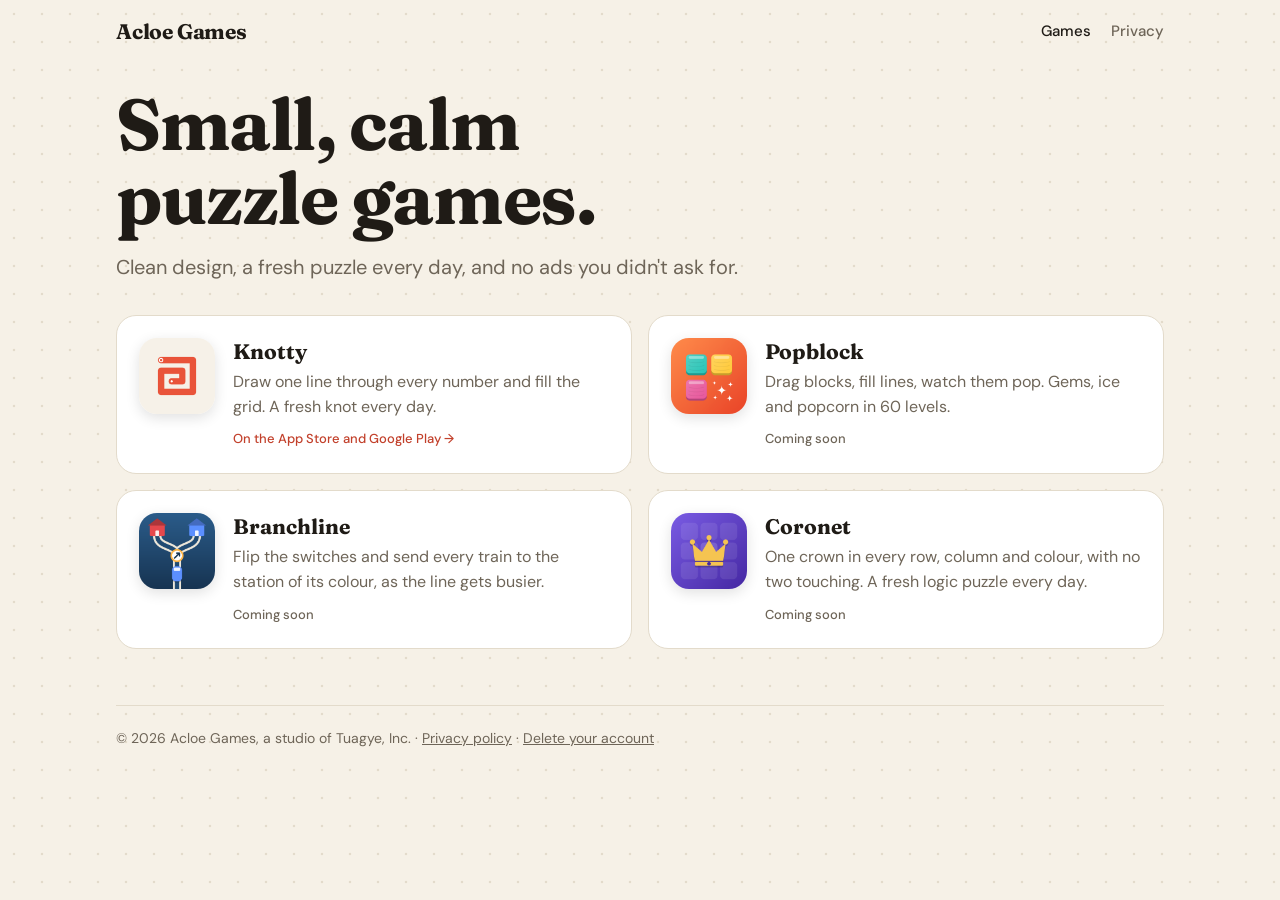
<file: index.html>
<!doctype html>
<html lang="en">
<head>
  <meta charset="utf-8">
  <meta name="viewport" content="width=device-width, initial-scale=1, viewport-fit=cover">
  <title>Acloe Games · Small, calm puzzle games</title>
  <meta name="description" content="Small, calm puzzle games for iPhone, iPad and Android: Knotty, Popblock, Branchline and Coronet. Clean design, a fresh puzzle every day, and no ads you didn't ask for.">
  <link rel="canonical" href="https://games.acloe.com/">
  <meta name="theme-color" content="#F6F1E7" media="(prefers-color-scheme: light)">
  <meta name="theme-color" content="#121212" media="(prefers-color-scheme: dark)">
  <link rel="icon" type="image/png" href="/assets/favicon.png">
  <link rel="apple-touch-icon" href="/assets/apple-touch-icon.png">
  <meta property="og:type" content="website">
  <meta property="og:site_name" content="Acloe Games">
  <meta property="og:title" content="Acloe Games · Small, calm puzzle games">
  <meta property="og:description" content="Clean design, a fresh puzzle every day, and no ads you didn't ask for.">
  <meta property="og:url" content="https://games.acloe.com/">
  <meta property="og:image" content="https://games.acloe.com/assets/og.jpg">
  <meta property="og:image:width" content="1200">
  <meta property="og:image:height" content="630">
  <meta property="og:image:alt" content="Acloe Games: Knotty, Popblock, Branchline and Coronet">
  <meta name="twitter:card" content="summary_large_image">
  <script type="application/ld+json">
  {
    "@context": "https://schema.org",
    "@graph": [
      {
        "@type": "Organization",
        "@id": "https://games.acloe.com/#org",
        "name": "Acloe Games",
        "url": "https://games.acloe.com/",
        "logo": "https://games.acloe.com/assets/logo.png"
      },
      {
        "@type": "WebSite",
        "name": "Acloe Games",
        "url": "https://games.acloe.com/",
        "publisher": { "@id": "https://games.acloe.com/#org" }
      },
      {
        "@type": "ItemList",
        "name": "Games by Acloe Games",
        "itemListElement": [
          { "@type": "ListItem", "position": 1, "name": "Knotty: Daily Line Puzzle", "url": "https://games.acloe.com/knotty/" },
          { "@type": "ListItem", "position": 2, "name": "Popblock" },
          { "@type": "ListItem", "position": 3, "name": "Branchline" },
          { "@type": "ListItem", "position": 4, "name": "Coronet" }
        ]
      }
    ]
  }
  </script>
  <link rel="stylesheet" href="/style.css?v=2">
</head>
<body>
<div class="wrap">
  <header class="bar">
    <a class="brand" href="/">Acloe Games</a>
    <nav class="nav"><a href="/" aria-current="page">Games</a><a href="/privacy.html">Privacy</a></nav>
  </header>

  <main>
    <h1>Small, calm<br>puzzle games.</h1>
    <p class="lede">Clean design, a fresh puzzle every day, and no ads you didn't ask for.</p>

    <div class="games">
      <a class="card game" href="/knotty/">
        <img src="/knotty/assets/icon.png" alt="" width="76" height="76">
        <div>
          <h3>Knotty</h3>
          <p>Draw one line through every number and fill the grid. A fresh knot every day.</p>
          <span class="status live">On the App Store and Google Play →</span>
        </div>
      </a>
      <div class="card game">
        <img src="/assets/popblock.png" alt="" width="76" height="76">
        <div>
          <h3>Popblock</h3>
          <p>Drag blocks, fill lines, watch them pop. Gems, ice and popcorn in 60 levels.</p>
          <span class="status">Coming soon</span>
        </div>
      </div>
      <div class="card game">
        <img src="/assets/branchline.png" alt="" width="76" height="76">
        <div>
          <h3>Branchline</h3>
          <p>Flip the switches and send every train to the station of its colour, as the line gets busier.</p>
          <span class="status">Coming soon</span>
        </div>
      </div>
      <div class="card game">
        <img src="/assets/coronet.png" alt="" width="76" height="76">
        <div>
          <h3>Coronet</h3>
          <p>One crown in every row, column and colour, with no two touching. A fresh logic puzzle every day.</p>
          <span class="status">Coming soon</span>
        </div>
      </div>
    </div>
  </main>

  <footer>
    © 2026 Acloe Games, a studio of Tuagye, Inc. ·
    <a href="/privacy.html">Privacy policy</a> ·
    <a href="/delete-account.html">Delete your account</a>
  </footer>
</div>
</body>
</html>
</file>
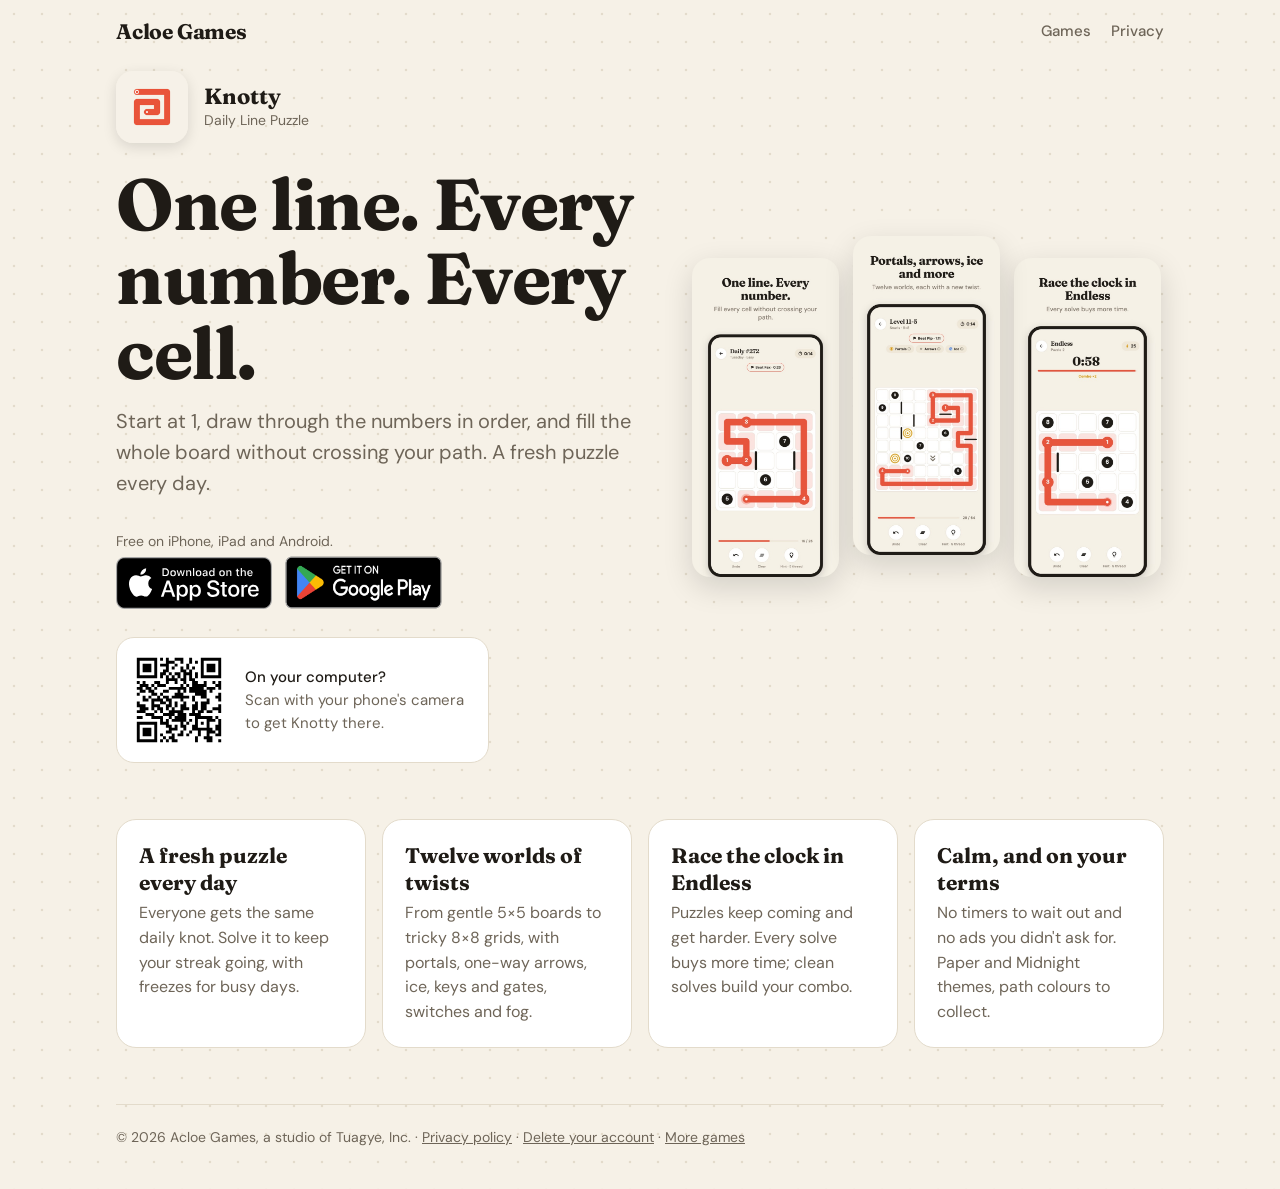
<file: knotty/index.html>
<!doctype html>
<html lang="en">
<head>
  <meta charset="utf-8">
  <meta name="viewport" content="width=device-width, initial-scale=1, viewport-fit=cover">
  <title>Knotty: Daily Line Puzzle · Free on iPhone, iPad and Android</title>
  <meta name="description" content="Draw one line through every number and fill the grid. Knotty is a calm, clever path puzzle with a fresh puzzle every day, twelve worlds and an Endless mode. Free on the App Store and Google Play.">
  <link rel="canonical" href="https://games.acloe.com/knotty/">
  <meta name="theme-color" content="#F6F1E7" media="(prefers-color-scheme: light)">
  <meta name="theme-color" content="#121212" media="(prefers-color-scheme: dark)">
  <!-- Safari on iPhone and iPad shows its own "Open / Get" banner. -->
  <meta name="apple-itunes-app" content="app-id=6817938278">
  <link rel="icon" type="image/png" href="assets/favicon.png">
  <link rel="apple-touch-icon" href="assets/apple-touch-icon.png">

  <meta property="og:type" content="website">
  <meta property="og:site_name" content="Acloe Games">
  <meta property="og:title" content="Knotty: Daily Line Puzzle">
  <meta property="og:description" content="One line. Every number. Every cell. A fresh puzzle every day, free on iPhone, iPad and Android.">
  <meta property="og:url" content="https://games.acloe.com/knotty/">
  <meta property="og:image" content="https://games.acloe.com/knotty/assets/og.jpg">
  <meta property="og:image:width" content="1200">
  <meta property="og:image:height" content="630">
  <meta property="og:image:alt" content="Three Knotty puzzle boards with a line drawn through the numbers">
  <meta name="twitter:card" content="summary_large_image">
  <meta name="twitter:title" content="Knotty: Daily Line Puzzle">
  <meta name="twitter:description" content="One line. Every number. Every cell. A fresh puzzle every day, free on iPhone, iPad and Android.">
  <meta name="twitter:image" content="https://games.acloe.com/knotty/assets/og.jpg">

  <script type="application/ld+json">
  {
    "@context": "https://schema.org",
    "@type": "MobileApplication",
    "name": "Knotty: Daily Line Puzzle",
    "alternateName": "Knotty",
    "description": "Draw one line through every number and fill the grid. A calm, clever path puzzle with a fresh puzzle every day, twelve worlds of special tiles and an Endless mode.",
    "url": "https://games.acloe.com/knotty/",
    "image": "https://games.acloe.com/knotty/assets/og.jpg",
    "applicationCategory": "GameApplication",
    "applicationSubCategory": "Puzzle",
    "genre": "Puzzle",
    "operatingSystem": "iOS 15 or later, Android",
    "installUrl": "https://apps.apple.com/app/id6817938278",
    "downloadUrl": [
      "https://apps.apple.com/app/id6817938278",
      "https://play.google.com/store/apps/details?id=com.knotty"
    ],
    "sameAs": [
      "https://apps.apple.com/app/id6817938278",
      "https://play.google.com/store/apps/details?id=com.knotty"
    ],
    "screenshot": [
      "https://games.acloe.com/knotty/assets/shot-1.jpg",
      "https://games.acloe.com/knotty/assets/shot-2.jpg",
      "https://games.acloe.com/knotty/assets/shot-3.jpg"
    ],
    "contentRating": "13+",
    "offers": { "@type": "Offer", "price": "0", "priceCurrency": "USD" },
    "author": { "@type": "Organization", "name": "Acloe Games", "url": "https://games.acloe.com/" },
    "publisher": { "@type": "Organization", "name": "Tuagye, Inc." }
  }
  </script>

  <link rel="stylesheet" href="/style.css?v=2">
</head>
<body>
<div class="wrap">
  <header class="bar">
    <a class="brand" href="/">Acloe Games</a>
    <nav class="nav"><a href="/">Games</a><a href="/knotty/privacy.html">Privacy</a></nav>
  </header>

  <main>
    <section class="hero">
      <div>
        <div class="app">
          <img src="assets/icon.png" alt="Knotty app icon" width="72" height="72">
          <div>
            <div class="name">Knotty</div>
            <div class="by">Daily Line Puzzle</div>
          </div>
        </div>
        <h1>One line. Every number. Every cell.</h1>
        <p class="lede">Start at 1, draw through the numbers in order, and fill the whole board without crossing your path. A fresh puzzle every day.</p>

        <!-- Goes to the right store for this device; the badges below are for everyone else. -->
        <a class="install" id="install" href="get/" target="_blank" rel="noopener">Install free</a>
        <p class="free" id="free">Free on iPhone, iPad and Android.</p>

        <div class="badges">
          <a class="apple" href="https://apps.apple.com/app/id6817938278" target="_blank" rel="noopener" aria-label="Download Knotty on the App Store">
            <img src="assets/badge-app-store.svg" alt="Download on the App Store" width="156" height="52">
          </a>
          <a class="play" target="_blank" rel="noopener" href="https://play.google.com/store/apps/details?id=com.knotty&amp;referrer=utm_source%3Dgames.acloe.com%26utm_medium%3Dweb%26utm_campaign%3Dknotty_page" aria-label="Get Knotty on Google Play">
            <img src="assets/badge-google-play.png" alt="Get it on Google Play" width="198" height="77">
          </a>
        </div>

        <div class="qr">
          <img src="assets/qr.svg" alt="QR code for games.acloe.com/knotty/get" width="96" height="96">
          <p><strong>On your computer?</strong>Scan with your phone's camera to get Knotty there.</p>
        </div>
      </div>

      <div class="shots" aria-label="Screenshots">
        <img src="assets/shot-1.jpg" alt="Drawing one line through numbered cells on a 5 by 5 board" width="554" height="1200">
        <img src="assets/shot-2.jpg" alt="A board with portals, arrows and ice tiles" width="554" height="1200" loading="lazy">
        <img src="assets/shot-3.jpg" alt="Endless mode racing the clock" width="554" height="1200" loading="lazy">
      </div>
    </section>

    <section class="features" aria-label="What's in Knotty">
      <div class="card">
        <h3>A fresh puzzle every day</h3>
        <p>Everyone gets the same daily knot. Solve it to keep your streak going, with freezes for busy days.</p>
      </div>
      <div class="card">
        <h3>Twelve worlds of twists</h3>
        <p>From gentle 5×5 boards to tricky 8×8 grids, with portals, one-way arrows, ice, keys and gates, switches and fog.</p>
      </div>
      <div class="card">
        <h3>Race the clock in Endless</h3>
        <p>Puzzles keep coming and get harder. Every solve buys more time; clean solves build your combo.</p>
      </div>
      <div class="card">
        <h3>Calm, and on your terms</h3>
        <p>No timers to wait out and no ads you didn't ask for. Paper and Midnight themes, path colours to collect.</p>
      </div>
    </section>
  </main>

  <footer>
    © 2026 Acloe Games, a studio of Tuagye, Inc. ·
    <a href="/knotty/privacy.html">Privacy policy</a> ·
    <a href="/knotty/delete-account.html">Delete your account</a> ·
    <a href="/">More games</a>
  </footer>
</div>

<script>
  // Point the Install button straight at this device's store. Search engines
  // and everyone else see the same page; nothing redirects on its own here.
  (function () {
    var ua = navigator.userAgent || "";
    var android = /Android/i.test(ua);
    // iPads ask for desktop sites and say "Macintosh"; touch gives them away.
    var ios = !android && (/iPhone|iPad|iPod/.test(ua) ||
      (/Macintosh/.test(ua) && navigator.maxTouchPoints > 1));
    var btn = document.getElementById("install");
    var free = document.getElementById("free");
    if (ios) {
      btn.href = "https://apps.apple.com/app/id6817938278";
      free.textContent = "Free on the App Store.";
    } else if (android) {
      btn.href = "https://play.google.com/store/apps/details?id=com.knotty&referrer=utm_source%3Dgames.acloe.com%26utm_medium%3Dweb%26utm_campaign%3Dknotty_page";
      free.textContent = "Free on Google Play.";
    } else {
      // A computer: show both stores and the QR code instead.
      document.body.classList.add("desktop");
    }
  })();
</script>
</body>
</html>
</file>
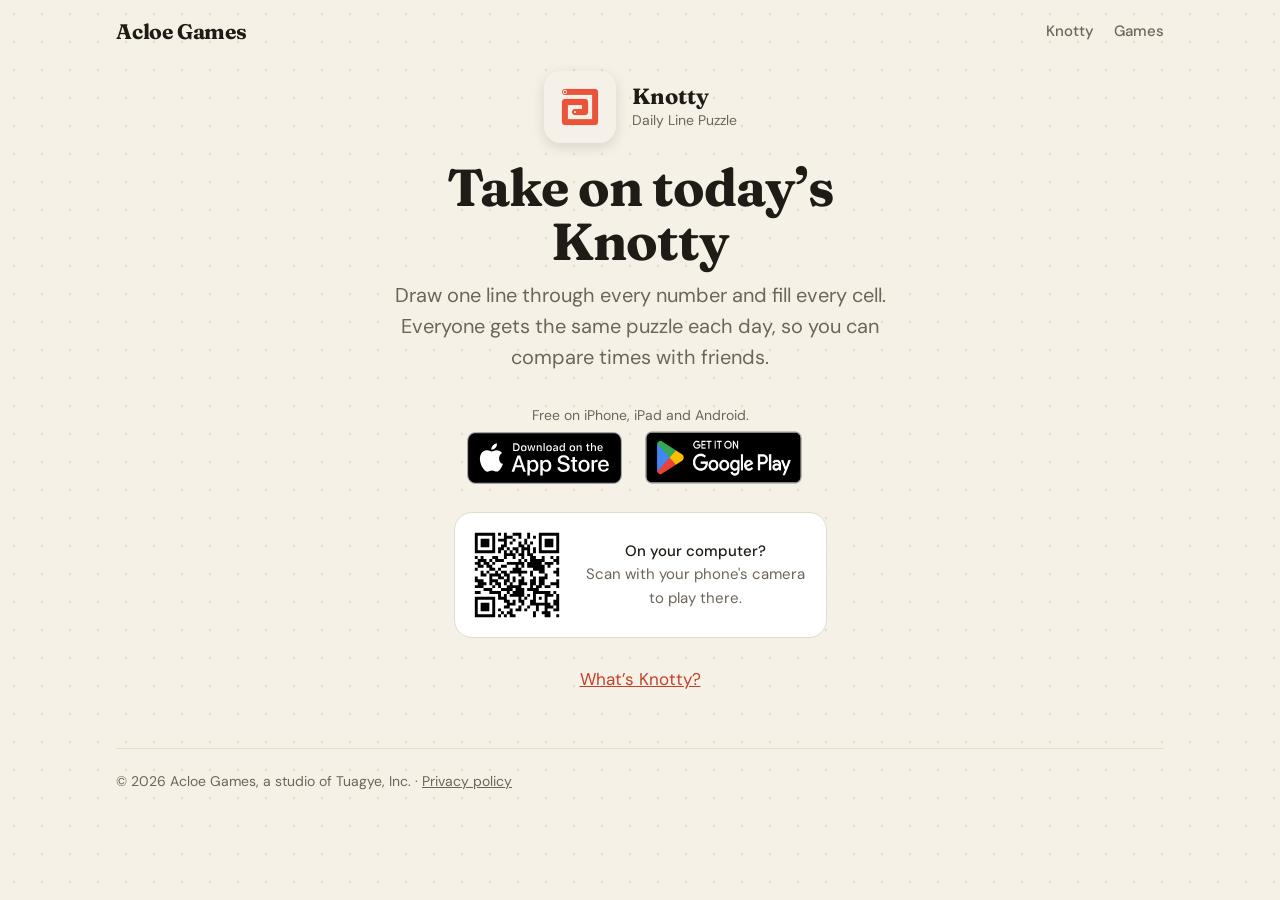
<file: knotty/c/index.html>
<!doctype html>
<html lang="en">
<head>
  <meta charset="utf-8">
  <meta name="viewport" content="width=device-width, initial-scale=1, viewport-fit=cover">
  <title>Can you beat my Knotty time?</title>
  <!-- A friend's shared daily result (?d=daily&t=seconds&s=stars&n=name),
       inviting the reader to beat it. Not indexed: /knotty/ is the page
       search engines rank. -->
  <meta name="robots" content="noindex">
  <link rel="canonical" href="https://games.acloe.com/knotty/">
  <meta name="description" content="A friend solved today's Knotty. Same puzzle for everyone: can you beat their time? Free on iPhone, iPad and Android.">
  <meta name="theme-color" content="#F6F1E7" media="(prefers-color-scheme: light)">
  <meta name="theme-color" content="#121212" media="(prefers-color-scheme: dark)">
  <link rel="icon" type="image/png" href="/knotty/assets/favicon.png">
  <link rel="apple-touch-icon" href="/knotty/assets/apple-touch-icon.png">
  <meta property="og:type" content="website">
  <meta property="og:site_name" content="Acloe Games">
  <meta property="og:title" content="Can you beat my Knotty time?">
  <meta property="og:description" content="One line. Every number. Every cell. Same puzzle for everyone, every day. Free on iPhone and Android.">
  <meta property="og:image" content="https://games.acloe.com/knotty/assets/og.jpg">
  <meta property="og:image:width" content="1200">
  <meta property="og:image:height" content="630">
  <meta name="twitter:card" content="summary_large_image">
  <link rel="stylesheet" href="/style.css?v=2">
  <style>
    .challenge { max-width: 560px; margin: 8px auto 0; text-align: center; }
    .challenge .app { justify-content: center; }
    .challenge h1 { font-size: clamp(34px, 7vw, 52px); margin: 18px 0 12px; }
    .time { color: var(--link); white-space: nowrap; }
    .stars { color: #D99A0B; letter-spacing: 2px; }
    .challenge .badges, .challenge .qr { justify-content: center; margin-left: auto; margin-right: auto; }
    .challenge .install { min-width: 260px; }
  </style>
</head>
<body>
<div class="wrap">
  <header class="bar">
    <a class="brand" href="/">Acloe Games</a>
    <nav class="nav"><a href="/knotty/">Knotty</a><a href="/">Games</a></nav>
  </header>

  <main class="challenge">
    <div class="app">
      <img src="/knotty/assets/icon.png" alt="Knotty app icon" width="72" height="72">
      <div style="text-align:left">
        <div class="name">Knotty</div>
        <div class="by">Daily Line Puzzle</div>
      </div>
    </div>

    <h1 id="headline">Take on today’s Knotty</h1>
    <p class="lede" id="lede" style="margin-left:auto;margin-right:auto">
      Draw one line through every number and fill every cell. Everyone gets
      the same puzzle each day, so you can compare times with friends.
    </p>

    <a class="install" id="install" href="/knotty/get/" target="_blank" rel="noopener">Install free</a>
    <p class="free" id="free">Free on iPhone, iPad and Android.</p>

    <div class="badges">
      <a class="apple" href="https://apps.apple.com/app/id6817938278" target="_blank" rel="noopener" aria-label="Download Knotty on the App Store">
        <img src="/knotty/assets/badge-app-store.svg" alt="Download on the App Store" width="156" height="52">
      </a>
      <a class="play" target="_blank" rel="noopener" href="https://play.google.com/store/apps/details?id=com.knotty&amp;referrer=utm_source%3Dgames.acloe.com%26utm_medium%3Dshare%26utm_campaign%3Dknotty_challenge" aria-label="Get Knotty on Google Play">
        <img src="/knotty/assets/badge-google-play.png" alt="Get it on Google Play" width="198" height="77">
      </a>
    </div>

    <div class="qr">
      <img src="/knotty/assets/qr.svg" alt="QR code for games.acloe.com/knotty/get" width="96" height="96">
      <p><strong>On your computer?</strong>Scan with your phone's camera to play there.</p>
    </div>

    <p class="muted" style="margin-top:28px"><a href="/knotty/">What’s Knotty?</a></p>
  </main>

  <footer>
© 2026 Acloe Games, a studio of Tuagye, Inc. ·
    <a href="/knotty/privacy.html">Privacy policy</a>
  </footer>
</div>

<script>
  (function () {
    var q = new URLSearchParams(location.search);
    var d = parseInt(q.get("d"), 10);
    var t = parseInt(q.get("t"), 10);
    var s = Math.max(0, Math.min(3, parseInt(q.get("s"), 10) || 0));
    var n = (q.get("n") || "").trim().slice(0, 24);

    // A friend's result: "Evans solved Daily #282 in 1:34 ★★★".
    if (d > 0 && t > 0) {
      var clock = Math.floor(t / 60) + ":" + String(t % 60).padStart(2, "0");
      var h = document.getElementById("headline");
      h.textContent = "";
      h.append((n || "A friend") + " solved Daily #" + d + " in ");
      var time = document.createElement("span");
      time.className = "time";
      time.textContent = clock;
      h.append(time);
      if (s > 0) {
        var st = document.createElement("span");
        st.className = "stars";
        st.textContent = " " + "★".repeat(s) + "☆".repeat(3 - s);
        h.append(st);
      }
      document.getElementById("lede").textContent =
        "Can you beat it? Knotty is a free daily line puzzle: draw one line " +
        "through every number and fill every cell. Everyone gets the same " +
        "puzzle each day.";
      document.title = (n || "A friend") + " solved Knotty Daily #" + d + " in " + clock;
    }

    // The Install button goes straight to this device's store.
    var ua = navigator.userAgent || "";
    var android = /Android/i.test(ua);
    var ios = !android && (/iPhone|iPad|iPod/.test(ua) ||
      (/Macintosh/.test(ua) && navigator.maxTouchPoints > 1));
    var btn = document.getElementById("install");
    var free = document.getElementById("free");
    if (ios) {
      btn.href = "https://apps.apple.com/app/id6817938278";
      free.textContent = "Free on the App Store.";
    } else if (android) {
      btn.href = "https://play.google.com/store/apps/details?id=com.knotty&referrer=utm_source%3Dgames.acloe.com%26utm_medium%3Dshare%26utm_campaign%3Dknotty_challenge";
      free.textContent = "Free on Google Play.";
    } else {
      document.body.classList.add("desktop");
    }
  })();
</script>
</body>
</html>
</file>
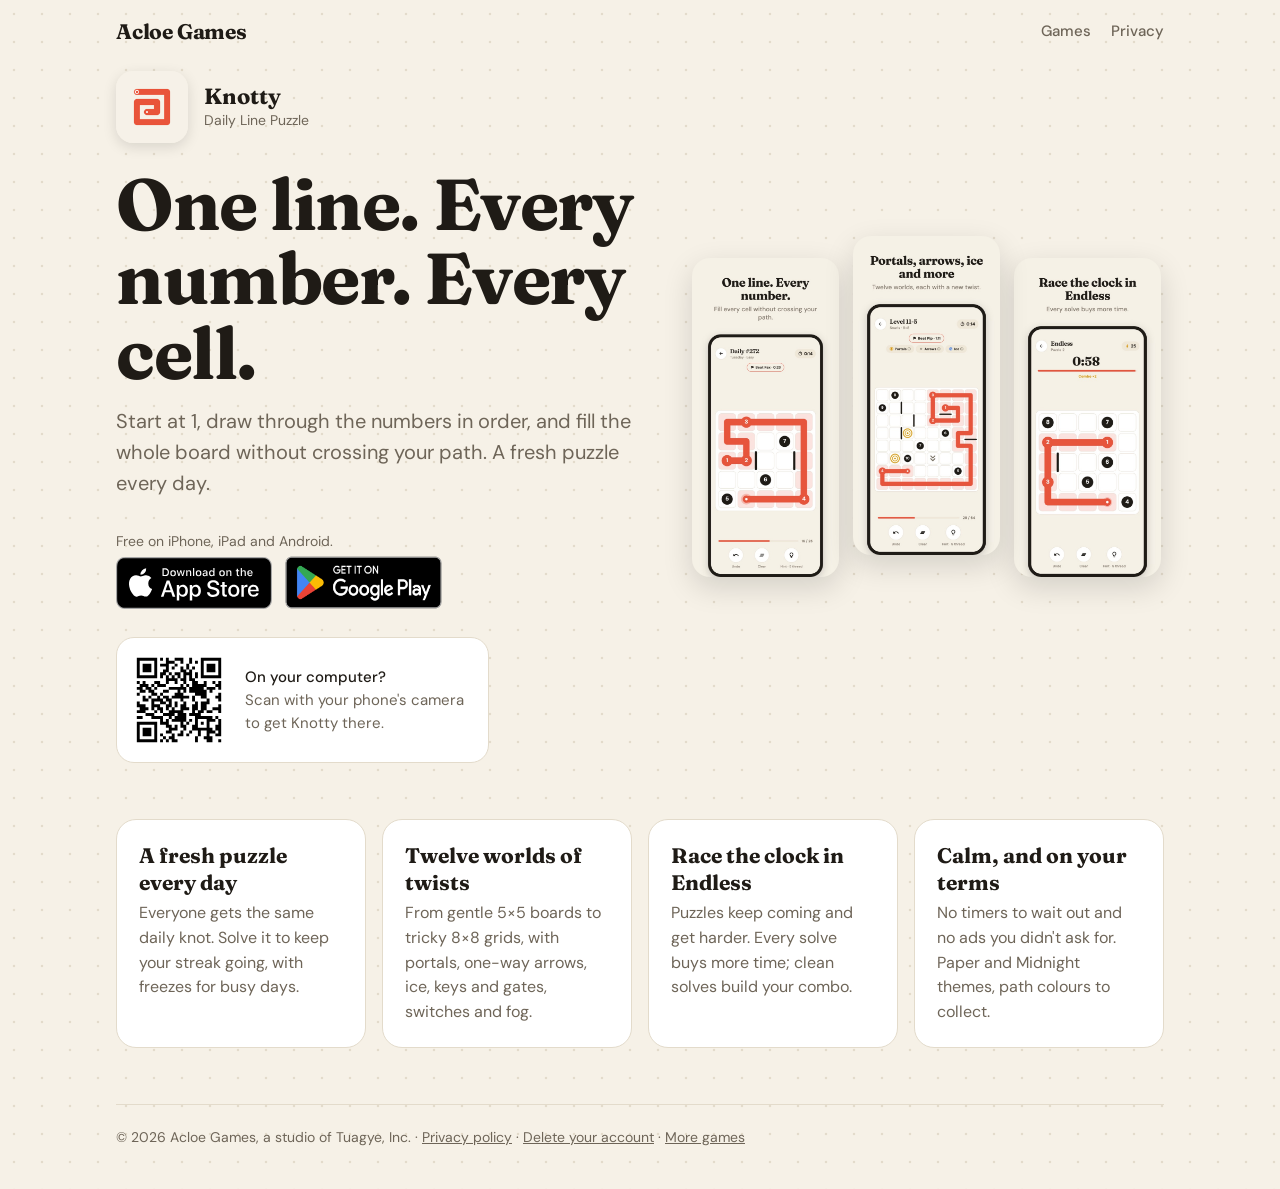
<file: knotty/download/index.html>
<!doctype html>
<html lang="en">
<head>
  <meta charset="utf-8">
  <meta name="viewport" content="width=device-width, initial-scale=1">
  <title>Get Knotty: Daily Line Puzzle</title>
  <!-- A short link for chats, QR codes and ads: straight to this device's
       store. Not indexed; the page search engines rank is /knotty/. -->
  <meta name="robots" content="noindex">
  <link rel="canonical" href="https://games.acloe.com/knotty/">
  <meta name="description" content="One line. Every number. Every cell. A fresh puzzle every day, free on iPhone, iPad and Android.">
  <!-- Link previews (WhatsApp, iMessage, Slack) read these; they don't run
       the redirect below. -->
  <meta property="og:type" content="website">
  <meta property="og:site_name" content="Acloe Games">
  <meta property="og:title" content="Knotty: Daily Line Puzzle">
  <meta property="og:description" content="One line. Every number. Every cell. A fresh puzzle every day, free on iPhone and Android.">
  <meta property="og:url" content="https://games.acloe.com/knotty/download/">
  <meta property="og:image" content="https://games.acloe.com/knotty/assets/og.jpg">
  <meta property="og:image:width" content="1200">
  <meta property="og:image:height" content="630">
  <meta name="twitter:card" content="summary_large_image">
  <script>
    (function () {
      var ua = navigator.userAgent || "";
      var android = /Android/i.test(ua);
      // iPads ask for desktop sites and say "Macintosh"; touch gives them away.
      var ios = !android && (/iPhone|iPad|iPod/.test(ua) ||
        (/Macintosh/.test(ua) && navigator.maxTouchPoints > 1));
      var to = android
        ? "https://play.google.com/store/apps/details?id=com.knotty&referrer=utm_source%3Dgames.acloe.com%26utm_medium%3Dlink%26utm_campaign%3Dknotty_download"
        : ios
          ? "https://apps.apple.com/app/id6817938278"
          : "../";
      location.replace(to);
    })();
  </script>
  <style>
    body { margin: 0; min-height: 100vh; display: grid; place-items: center; background: #F6F1E7; color: #1F1B16;
      font: 17px/1.5 system-ui, -apple-system, "Segoe UI", sans-serif; text-align: center; padding: 16px; }
    @media (prefers-color-scheme: dark) { body { background: #121212; color: #EDEDED; } }
    a { color: inherit; }
  </style>
</head>
<body>
  <p>Opening the store…<br>
    <a href="https://apps.apple.com/app/id6817938278" target="_blank" rel="noopener">App Store</a> ·
    <a href="https://play.google.com/store/apps/details?id=com.knotty" target="_blank" rel="noopener">Google Play</a> ·
    <a href="../">About Knotty</a>
  </p>
</body>
</html>
</file>
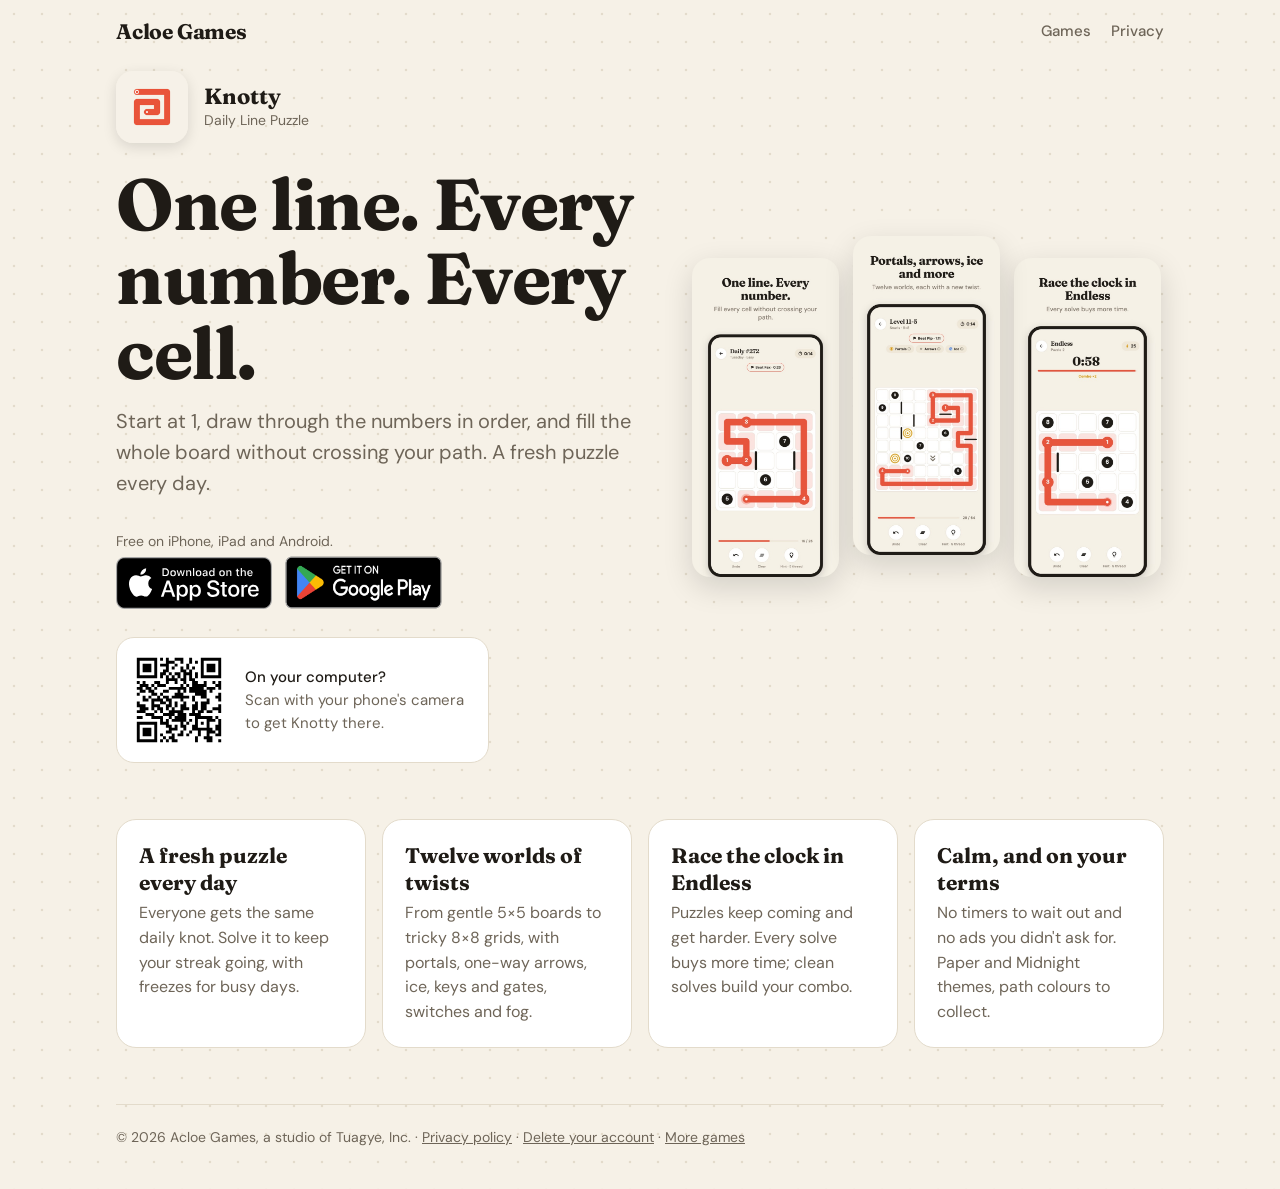
<file: knotty/get/index.html>
<!doctype html>
<html lang="en">
<head>
  <meta charset="utf-8">
  <meta name="viewport" content="width=device-width, initial-scale=1">
  <title>Get Knotty: Daily Line Puzzle</title>
  <!-- A short link for chats, QR codes and ads: straight to this device's
       store. Not indexed; the page search engines rank is /knotty/. -->
  <meta name="robots" content="noindex">
  <link rel="canonical" href="https://games.acloe.com/knotty/">
  <meta name="description" content="One line. Every number. Every cell. A fresh puzzle every day, free on iPhone, iPad and Android.">
  <!-- Link previews (WhatsApp, iMessage, Slack) read these; they don't run
       the redirect below. -->
  <meta property="og:type" content="website">
  <meta property="og:site_name" content="Acloe Games">
  <meta property="og:title" content="Knotty: Daily Line Puzzle">
  <meta property="og:description" content="One line. Every number. Every cell. A fresh puzzle every day, free on iPhone and Android.">
  <meta property="og:url" content="https://games.acloe.com/knotty/get/">
  <meta property="og:image" content="https://games.acloe.com/knotty/assets/og.jpg">
  <meta property="og:image:width" content="1200">
  <meta property="og:image:height" content="630">
  <meta name="twitter:card" content="summary_large_image">
  <script>
    (function () {
      var ua = navigator.userAgent || "";
      var android = /Android/i.test(ua);
      // iPads ask for desktop sites and say "Macintosh"; touch gives them away.
      var ios = !android && (/iPhone|iPad|iPod/.test(ua) ||
        (/Macintosh/.test(ua) && navigator.maxTouchPoints > 1));
      var to = android
        ? "https://play.google.com/store/apps/details?id=com.knotty&referrer=utm_source%3Dgames.acloe.com%26utm_medium%3Dlink%26utm_campaign%3Dknotty_get"
        : ios
          ? "https://apps.apple.com/app/id6817938278"
          : "../";
      location.replace(to);
    })();
  </script>
  <style>
    body { margin: 0; min-height: 100vh; display: grid; place-items: center; background: #F6F1E7; color: #1F1B16;
      font: 17px/1.5 system-ui, -apple-system, "Segoe UI", sans-serif; text-align: center; padding: 16px; }
    @media (prefers-color-scheme: dark) { body { background: #121212; color: #EDEDED; } }
    a { color: inherit; }
  </style>
</head>
<body>
  <p>Opening the store…<br>
    <a href="https://apps.apple.com/app/id6817938278" target="_blank" rel="noopener">App Store</a> ·
    <a href="https://play.google.com/store/apps/details?id=com.knotty" target="_blank" rel="noopener">Google Play</a> ·
    <a href="../">About Knotty</a>
  </p>
</body>
</html>
</file>
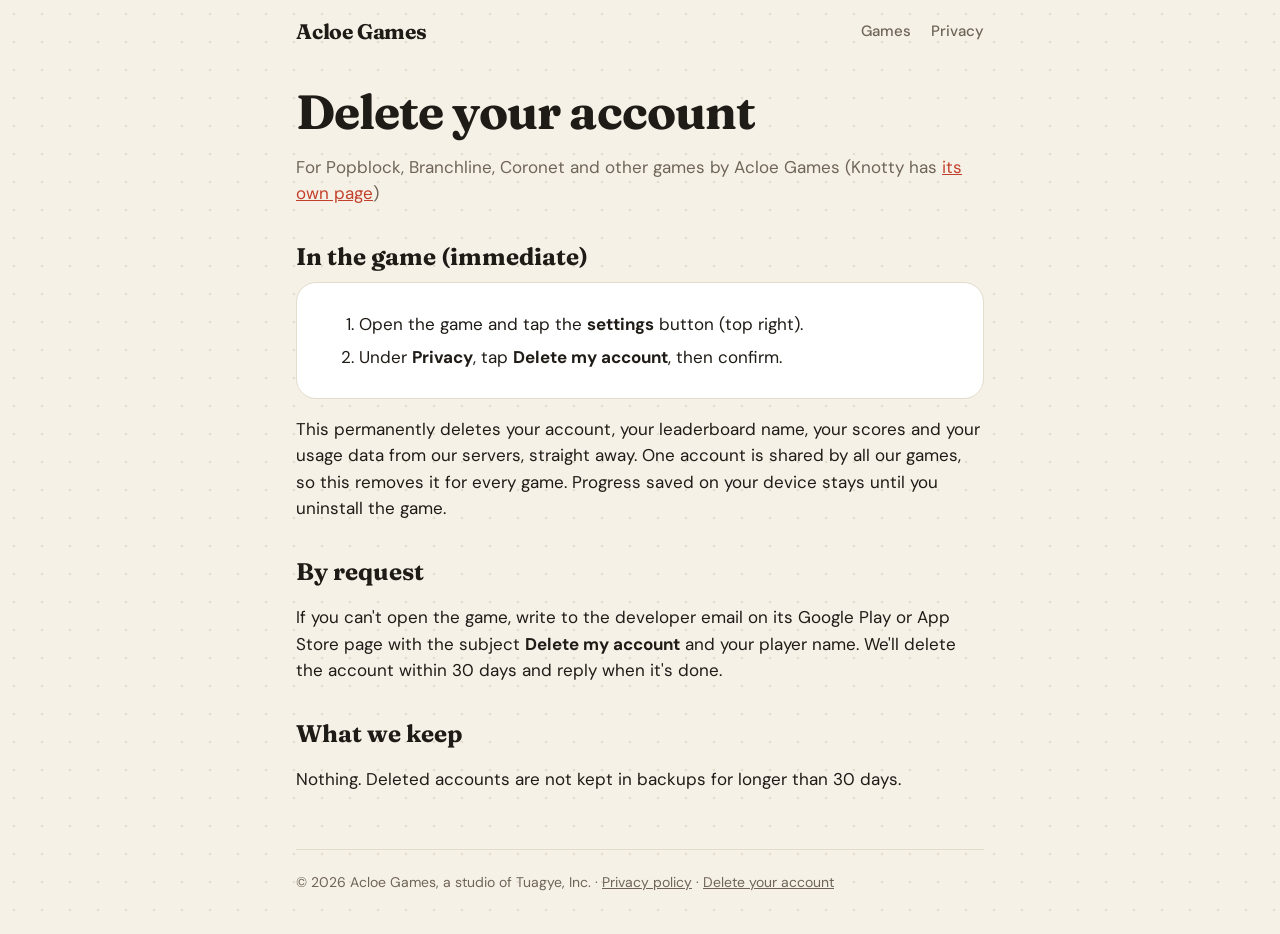
<file: delete-account.html>
<!doctype html>
<html lang="en">
<head>
  <meta charset="utf-8">
  <meta name="viewport" content="width=device-width, initial-scale=1">
  <title>Delete Your Account · Acloe Games</title>
  <meta name="description" content="How to delete your Acloe Games account and all its data, in the game or by email. One account covers every game.">
  <link rel="canonical" href="https://games.acloe.com/delete-account.html">
  <link rel="icon" type="image/png" href="/assets/favicon.png">
  <link rel="apple-touch-icon" href="/assets/apple-touch-icon.png">
  <meta property="og:type" content="website">
  <meta property="og:site_name" content="Acloe Games">
  <meta property="og:title" content="Delete Your Account · Acloe Games">
  <meta property="og:description" content="How to delete your Acloe Games account and all its data, in the game or by email. One account covers every game.">
  <meta property="og:url" content="https://games.acloe.com/delete-account.html">
  <meta property="og:image" content="https://games.acloe.com/assets/og.jpg">
  <meta property="og:image:width" content="1200">
  <meta property="og:image:height" content="630">
  <meta name="twitter:card" content="summary_large_image">
  <meta name="theme-color" content="#F6F1E7" media="(prefers-color-scheme: light)">
  <meta name="theme-color" content="#121212" media="(prefers-color-scheme: dark)">
  <link rel="stylesheet" href="/style.css?v=2">
</head>
<body>
<div class="wrap narrow">
  <header class="bar">
    <a class="brand" href="/">Acloe Games</a>
    <nav class="nav"><a href="/">Games</a><a href="/privacy.html">Privacy</a></nav>
  </header>
<main>
  <h1>Delete your account</h1>
  <p class="updated">For Popblock, Branchline, Coronet and other games by Acloe Games (Knotty has <a href="/knotty/delete-account.html">its own page</a>)</p>

  <h2>In the game (immediate)</h2>
  <div class="card">
    <ol>
      <li>Open the game and tap the <strong>settings</strong> button (top right).</li>
      <li>Under <strong>Privacy</strong>, tap <strong>Delete my account</strong>, then confirm.</li>
    </ol>
  </div>
  <p>This permanently deletes your account, your leaderboard name, your scores and
  your usage data from our servers, straight away. One account is shared by all
  our games, so this removes it for every game. Progress saved on your device
  stays until you uninstall the game.</p>

  <h2>By request</h2>
  <p>If you can't open the game, write to the developer email on its Google Play
  or App Store page with the subject <strong>Delete my account</strong> and your
  player name. We'll delete the account within 30 days and reply when it's done.</p>

  <h2>What we keep</h2>
  <p>Nothing. Deleted accounts are not kept in backups for longer than 30 days.</p>
</main>
  <footer>
    © 2026 Acloe Games, a studio of Tuagye, Inc. ·
    <a href="/privacy.html">Privacy policy</a> ·
    <a href="/delete-account.html">Delete your account</a>
  </footer>
</div>
</body>
</html>
</file>
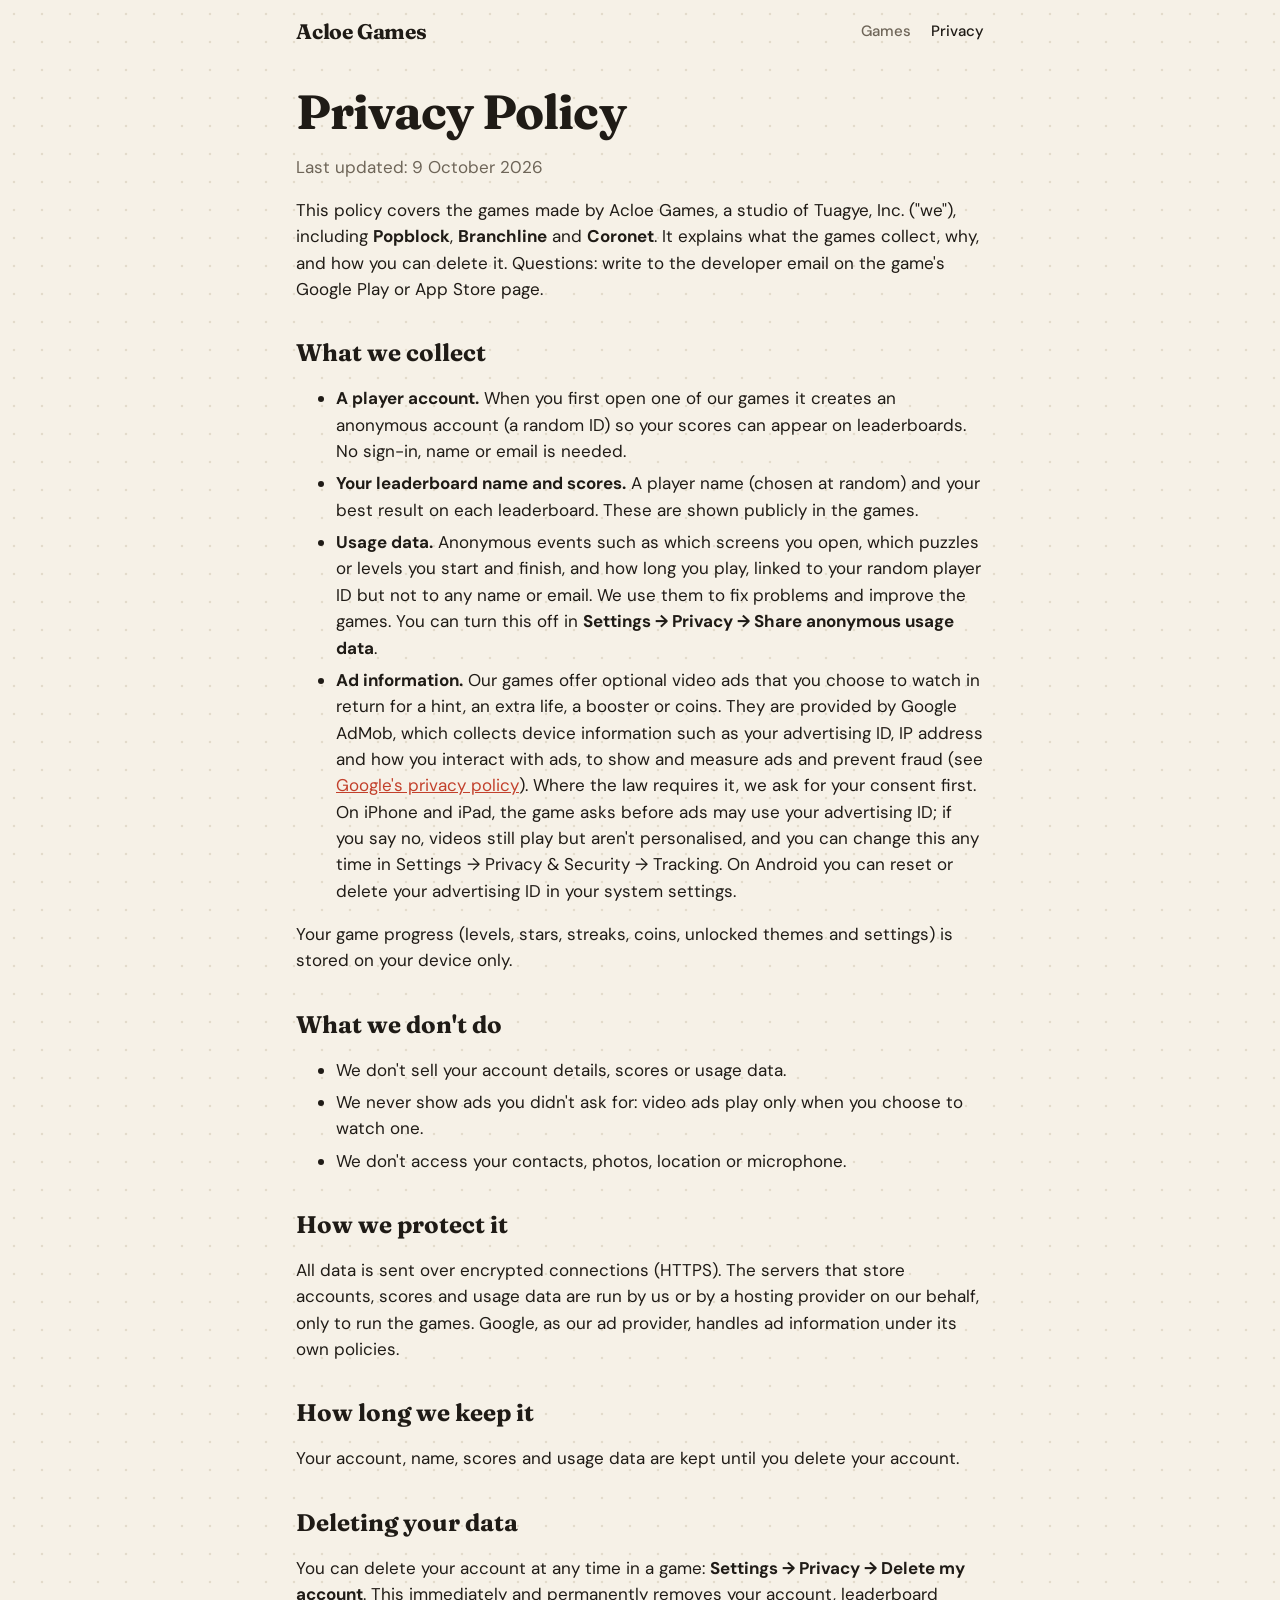
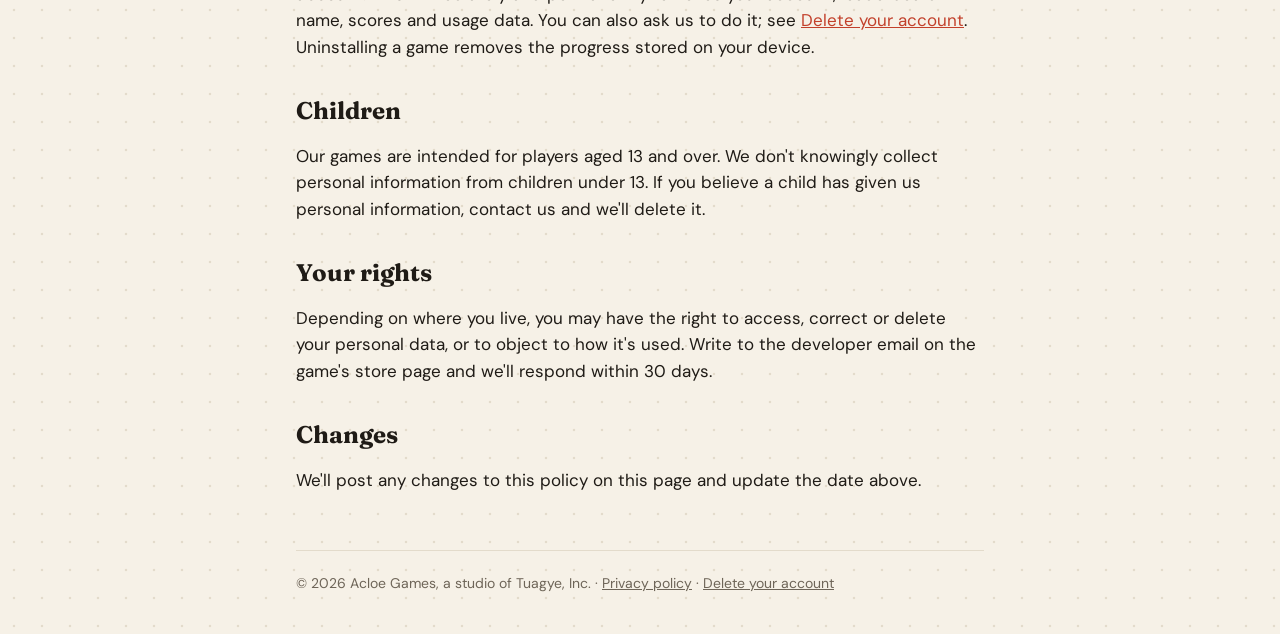
<file: privacy.html>
<!doctype html>
<html lang="en">
<head>
  <meta charset="utf-8">
  <meta name="viewport" content="width=device-width, initial-scale=1">
  <title>Privacy Policy · Acloe Games</title>
  <meta name="description" content="What Acloe Games puzzle games (Popblock, Branchline, Coronet) collect, why, and how to delete it: anonymous accounts, leaderboard scores, usage data and optional ads.">
  <link rel="canonical" href="https://games.acloe.com/privacy.html">
  <link rel="icon" type="image/png" href="/assets/favicon.png">
  <link rel="apple-touch-icon" href="/assets/apple-touch-icon.png">
  <meta property="og:type" content="website">
  <meta property="og:site_name" content="Acloe Games">
  <meta property="og:title" content="Privacy Policy · Acloe Games">
  <meta property="og:description" content="What Acloe Games puzzle games (Popblock, Branchline, Coronet) collect, why, and how to delete it: anonymous accounts, leaderboard scores, usage data and optional ads.">
  <meta property="og:url" content="https://games.acloe.com/privacy.html">
  <meta property="og:image" content="https://games.acloe.com/assets/og.jpg">
  <meta property="og:image:width" content="1200">
  <meta property="og:image:height" content="630">
  <meta name="twitter:card" content="summary_large_image">
  <meta name="theme-color" content="#F6F1E7" media="(prefers-color-scheme: light)">
  <meta name="theme-color" content="#121212" media="(prefers-color-scheme: dark)">
  <link rel="stylesheet" href="/style.css?v=2">
</head>
<body>
<div class="wrap narrow">
  <header class="bar">
    <a class="brand" href="/">Acloe Games</a>
    <nav class="nav"><a href="/">Games</a><a href="/privacy.html" aria-current="page">Privacy</a></nav>
  </header>
<main>
  <h1>Privacy Policy</h1>
  <p class="updated">Last updated: 9 October 2026</p>

  <p>This policy covers the games made by Acloe Games, a studio of Tuagye, Inc. ("we"),
  including <strong>Popblock</strong>, <strong>Branchline</strong> and
  <strong>Coronet</strong>. It explains
  what the games collect, why, and how you can delete it. Questions: write to the
  developer email on the game's Google Play or App Store page.</p>

  <h2>What we collect</h2>
  <ul>
    <li><strong>A player account.</strong> When you first open one of our games it
      creates an anonymous account (a random ID) so your scores can appear on
      leaderboards. No sign-in, name or email is needed.</li>
    <li><strong>Your leaderboard name and scores.</strong> A player name (chosen at
      random) and your best result on each leaderboard. These are shown publicly
      in the games.</li>
    <li><strong>Usage data.</strong> Anonymous events such as which screens you
      open, which puzzles or levels you start and finish, and how long you play,
      linked to your random player ID but not to any name or email. We use them to
      fix problems and improve the games. You can turn this off in
      <strong>Settings → Privacy → Share anonymous usage data</strong>.</li>
    <li><strong>Ad information.</strong> Our games offer optional video ads that you
      choose to watch in return for a hint, an extra life, a booster or coins. They are
      provided by Google AdMob, which collects device information such as your
      advertising ID, IP address and how you interact with ads, to show and
      measure ads and prevent fraud (see
      <a href="https://policies.google.com/privacy">Google's privacy policy</a>).
      Where the law requires it, we ask for your consent first. On iPhone and
      iPad, the game asks before ads may use your advertising ID; if you say no,
      videos still play but aren't personalised, and you can change this any time
      in Settings → Privacy &amp; Security → Tracking. On Android you can reset or
      delete your advertising ID in your system settings.</li>
  </ul>
  <p>Your game progress (levels, stars, streaks, coins, unlocked themes and
  settings) is stored on your device only.</p>

  <h2>What we don't do</h2>
  <ul>
    <li>We don't sell your account details, scores or usage data.</li>
    <li>We never show ads you didn't ask for: video ads play only when you choose
      to watch one.</li>
    <li>We don't access your contacts, photos, location or microphone.</li>
  </ul>

  <h2>How we protect it</h2>
  <p>All data is sent over encrypted connections (HTTPS). The servers that store
  accounts, scores and usage data are run by us or by a hosting provider on our
  behalf, only to run the games. Google, as our ad provider, handles ad
  information under its own policies.</p>

  <h2>How long we keep it</h2>
  <p>Your account, name, scores and usage data are kept until you delete your
  account.</p>

  <h2>Deleting your data</h2>
  <p>You can delete your account at any time in a game: <strong>Settings →
  Privacy → Delete my account</strong>. This immediately and permanently removes
  your account, leaderboard name, scores and usage data. You can also ask us to
  do it; see <a href="delete-account.html">Delete your account</a>. Uninstalling a
  game removes the progress stored on your device.</p>

  <h2>Children</h2>
  <p>Our games are intended for players aged 13 and over. We don't knowingly
  collect personal information from children under 13. If you believe a child has
  given us personal information, contact us and we'll delete it.</p>

  <h2>Your rights</h2>
  <p>Depending on where you live, you may have the right to access, correct or
  delete your personal data, or to object to how it's used. Write to the developer
  email on the game's store page and we'll respond within 30 days.</p>

  <h2>Changes</h2>
  <p>We'll post any changes to this policy on this page and update the date
  above.</p>
</main>
  <footer>
    © 2026 Acloe Games, a studio of Tuagye, Inc. ·
    <a href="/privacy.html">Privacy policy</a> ·
    <a href="/delete-account.html">Delete your account</a>
  </footer>
</div>
</body>
</html>
</file>
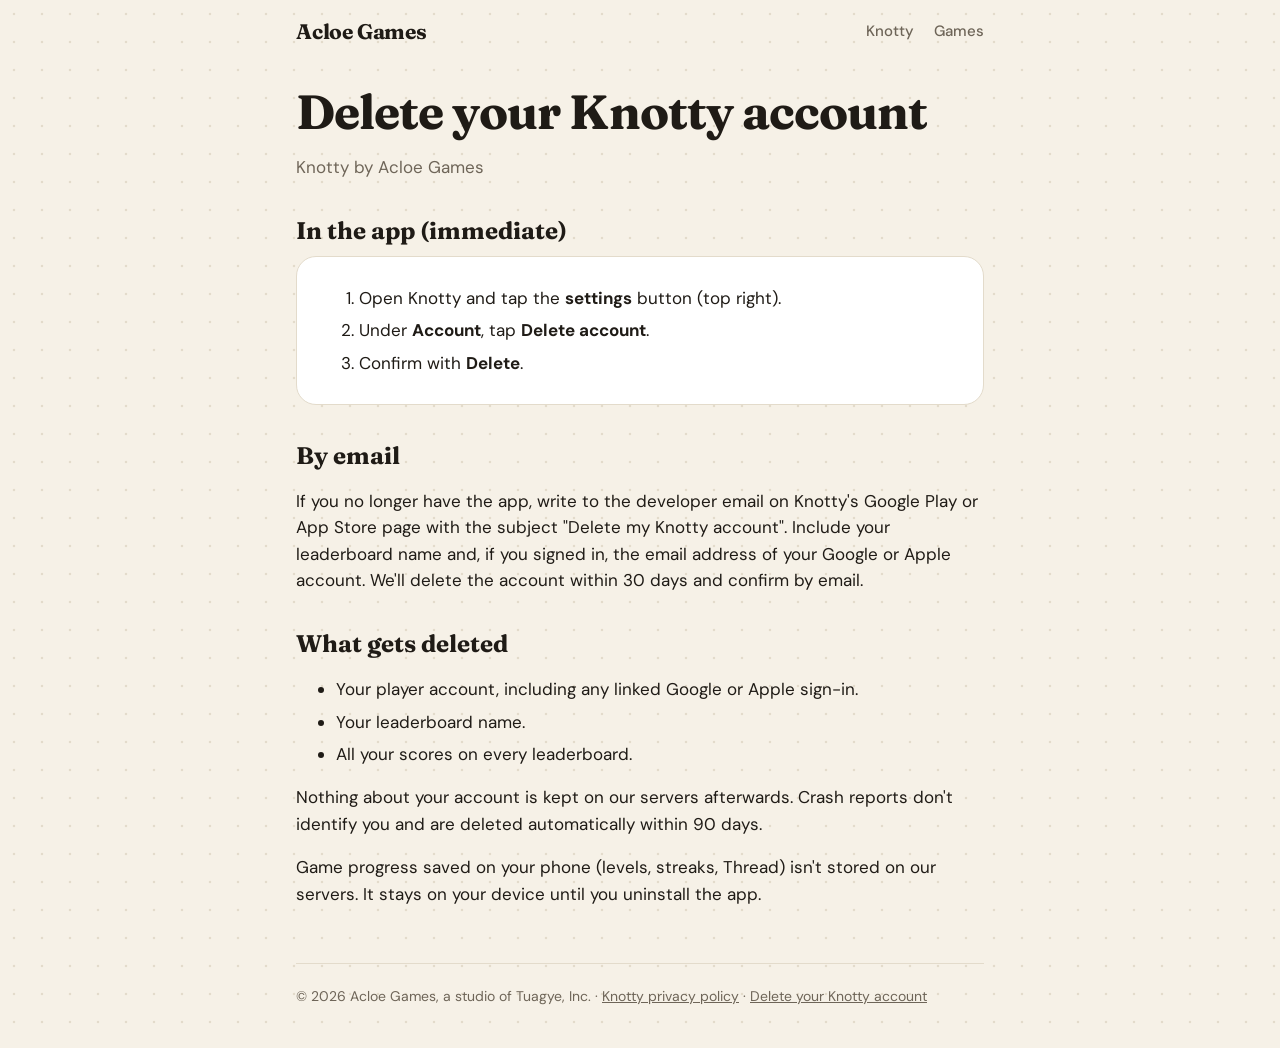
<file: knotty/delete-account.html>
<!doctype html>
<html lang="en">
<head>
  <meta charset="utf-8">
  <meta name="viewport" content="width=device-width, initial-scale=1">
  <title>Delete Your Knotty Account · Acloe Games</title>
  <meta name="description" content="How to delete your Knotty account and its data, in the game or by email.">
  <link rel="canonical" href="https://games.acloe.com/knotty/delete-account.html">
  <link rel="icon" type="image/png" href="/knotty/assets/favicon.png">
  <link rel="apple-touch-icon" href="/knotty/assets/apple-touch-icon.png">
  <meta name="theme-color" content="#F6F1E7" media="(prefers-color-scheme: light)">
  <meta name="theme-color" content="#121212" media="(prefers-color-scheme: dark)">
  <meta property="og:type" content="website">
  <meta property="og:site_name" content="Acloe Games">
  <meta property="og:title" content="Delete Your Knotty Account · Acloe Games">
  <meta property="og:description" content="How to delete your Knotty account and its data, in the game or by email.">
  <meta property="og:url" content="https://games.acloe.com/knotty/delete-account.html">
  <meta property="og:image" content="https://games.acloe.com/knotty/assets/og.jpg">
  <meta name="twitter:card" content="summary_large_image">
  <link rel="stylesheet" href="/style.css?v=2">
</head>
<body>
<div class="wrap narrow">
  <header class="bar">
    <a class="brand" href="/">Acloe Games</a>
    <nav class="nav"><a href="/knotty/">Knotty</a><a href="/">Games</a></nav>
  </header>
<main>
  <h1>Delete your Knotty account</h1>
  <p class="updated">Knotty by Acloe Games</p>

  <h2>In the app (immediate)</h2>
  <div class="card">
    <ol>
      <li>Open Knotty and tap the <strong>settings</strong> button (top right).</li>
      <li>Under <strong>Account</strong>, tap <strong>Delete account</strong>.</li>
      <li>Confirm with <strong>Delete</strong>.</li>
    </ol>
  </div>

  <h2>By email</h2>
  <p>If you no longer have the app, write to the developer email on Knotty's
  Google Play or App Store page with the subject "Delete my Knotty account". Include your leaderboard name
  and, if you signed in, the email address of your Google or Apple account.
  We'll delete the account within 30 days and confirm by email.</p>

  <h2>What gets deleted</h2>
  <ul>
    <li>Your player account, including any linked Google or Apple sign-in.</li>
    <li>Your leaderboard name.</li>
    <li>All your scores on every leaderboard.</li>
  </ul>
  <p>Nothing about your account is kept on our servers afterwards. Crash reports
  don't identify you and are deleted automatically within 90 days.</p>
  <p>Game progress saved on your phone (levels, streaks, Thread) isn't stored
  on our servers. It stays on your device until you uninstall the app.</p>

</main>
  <footer>
    © 2026 Acloe Games, a studio of Tuagye, Inc. ·
    <a href="/knotty/privacy.html">Knotty privacy policy</a> ·
    <a href="/knotty/delete-account.html">Delete your Knotty account</a>
  </footer>
</div>
</body>
</html>
</file>
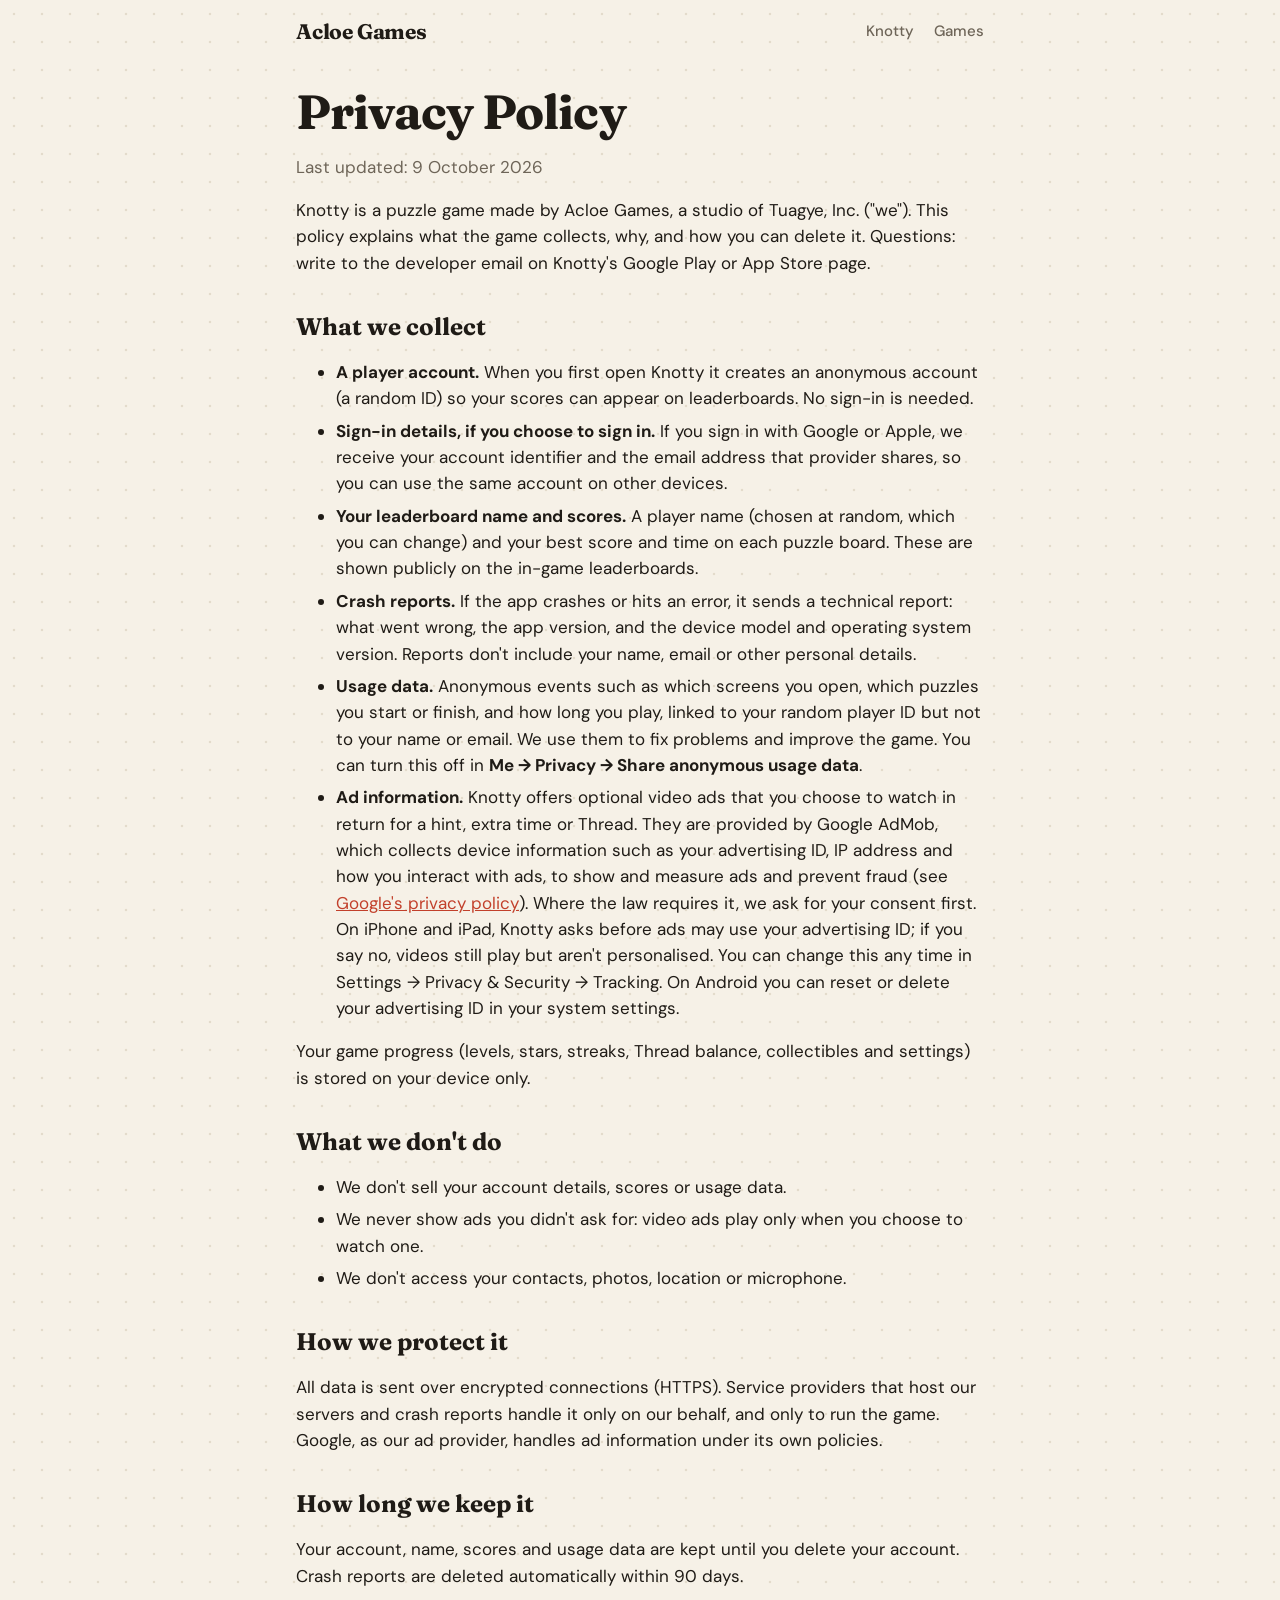
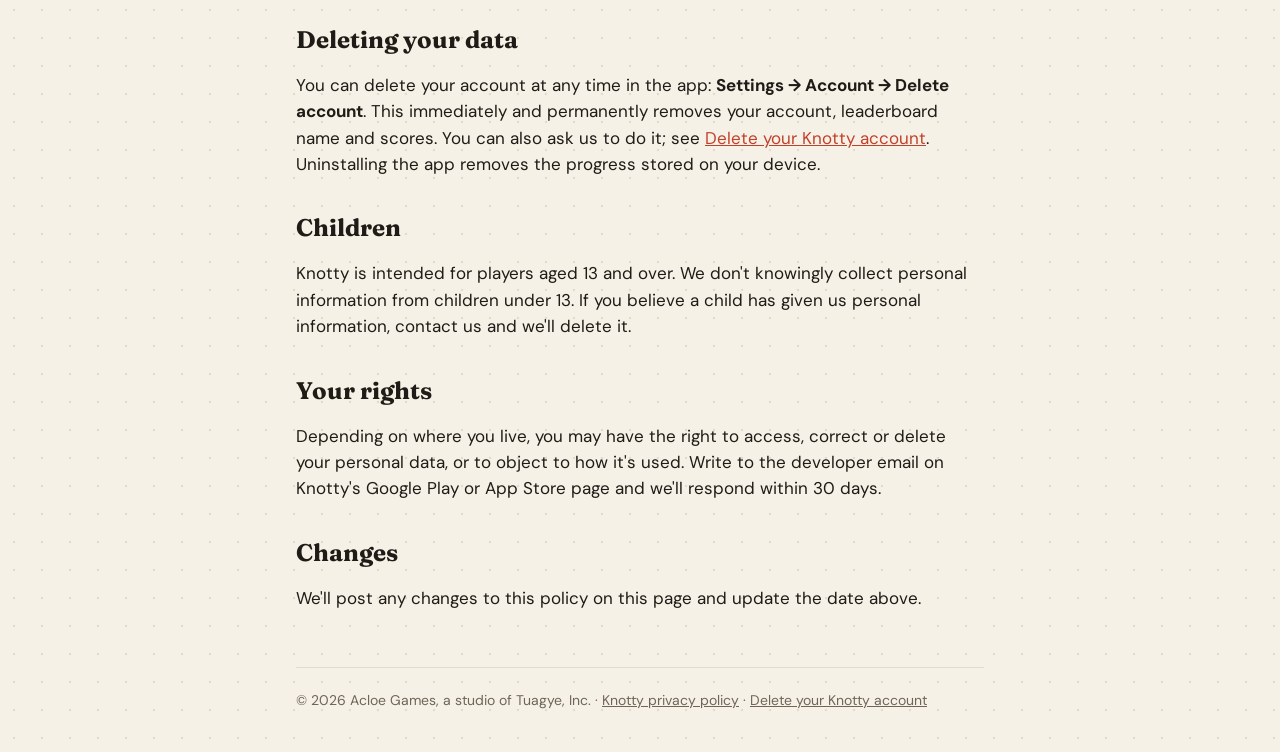
<file: knotty/privacy.html>
<!doctype html>
<html lang="en">
<head>
  <meta charset="utf-8">
  <meta name="viewport" content="width=device-width, initial-scale=1">
  <title>Knotty Privacy Policy · Acloe Games</title>
  <meta name="description" content="What Knotty collects, why, and how to delete it: optional sign-in, scores, anonymous usage data and optional video ads.">
  <link rel="canonical" href="https://games.acloe.com/knotty/privacy.html">
  <link rel="icon" type="image/png" href="/knotty/assets/favicon.png">
  <link rel="apple-touch-icon" href="/knotty/assets/apple-touch-icon.png">
  <meta name="theme-color" content="#F6F1E7" media="(prefers-color-scheme: light)">
  <meta name="theme-color" content="#121212" media="(prefers-color-scheme: dark)">
  <meta property="og:type" content="website">
  <meta property="og:site_name" content="Acloe Games">
  <meta property="og:title" content="Knotty Privacy Policy · Acloe Games">
  <meta property="og:description" content="What Knotty collects, why, and how to delete it: optional sign-in, scores, anonymous usage data and optional video ads.">
  <meta property="og:url" content="https://games.acloe.com/knotty/privacy.html">
  <meta property="og:image" content="https://games.acloe.com/knotty/assets/og.jpg">
  <meta name="twitter:card" content="summary_large_image">
  <link rel="stylesheet" href="/style.css?v=2">
</head>
<body>
<div class="wrap narrow">
  <header class="bar">
    <a class="brand" href="/">Acloe Games</a>
    <nav class="nav"><a href="/knotty/">Knotty</a><a href="/">Games</a></nav>
  </header>
<main>
  <h1>Privacy Policy</h1>
  <p class="updated">Last updated: 9 October 2026</p>

  <p>Knotty is a puzzle game made by Acloe Games, a studio of Tuagye, Inc. ("we"). This policy explains what
  the game collects, why, and how you can delete it. Questions: write to
  the developer email on Knotty's Google Play or App Store page.</p>

  <h2>What we collect</h2>
  <ul>
    <li><strong>A player account.</strong> When you first open Knotty it creates
      an anonymous account (a random ID) so your scores can appear on
      leaderboards. No sign-in is needed.</li>
    <li><strong>Sign-in details, if you choose to sign in.</strong> If you sign in
      with Google or Apple, we receive your account identifier and the email
      address that provider shares, so you can use the same account on other
      devices.</li>
    <li><strong>Your leaderboard name and scores.</strong> A player name (chosen at
      random, which you can change) and your best score and time on each
      puzzle board. These are shown publicly on the in-game leaderboards.</li>
    <li><strong>Crash reports.</strong> If the app crashes or hits an error, it sends
      a technical report: what went wrong, the app version, and the device
      model and operating system version. Reports don't include your name,
      email or other personal details.</li>
    <li><strong>Usage data.</strong> Anonymous events such as which screens you
      open, which puzzles you start or finish, and how long you play, linked
      to your random player ID but not to your name or email. We use them to
      fix problems and improve the game. You can turn this off in
      <strong>Me → Privacy → Share anonymous usage data</strong>.</li>
    <li><strong>Ad information.</strong> Knotty offers optional video ads that you
      choose to watch in return for a hint, extra time or Thread. They are
      provided by Google AdMob, which collects device information such as your
      advertising ID, IP address and how you interact with ads, to show and
      measure ads and prevent fraud (see
      <a href="https://policies.google.com/privacy">Google's privacy policy</a>).
      Where the law requires it, we ask for your consent first. On iPhone and
      iPad, Knotty asks before ads may use your advertising ID; if you say no,
      videos still play but aren't personalised. You can change this any time
      in Settings → Privacy &amp; Security → Tracking. On Android you can reset
      or delete your advertising ID in your system settings.</li>
  </ul>
  <p>Your game progress (levels, stars, streaks, Thread balance, collectibles
  and settings) is stored on your device only.</p>

  <h2>What we don't do</h2>
  <ul>
    <li>We don't sell your account details, scores or usage data.</li>
    <li>We never show ads you didn't ask for: video ads play only when you
      choose to watch one.</li>
    <li>We don't access your contacts, photos, location or microphone.</li>
  </ul>

  <h2>How we protect it</h2>
  <p>All data is sent over encrypted connections (HTTPS). Service providers
  that host our servers and crash reports handle it only on our behalf, and
  only to run the game. Google, as our ad provider, handles ad information
  under its own policies.</p>

  <h2>How long we keep it</h2>
  <p>Your account, name, scores and usage data are kept until you delete your
  account. Crash reports are deleted automatically within 90 days.</p>

  <h2>Deleting your data</h2>
  <p>You can delete your account at any time in the app: <strong>Settings →
  Account → Delete account</strong>. This immediately and permanently removes
  your account, leaderboard name and scores. You can also ask us to do it; see
  <a href="delete-account.html">Delete your Knotty account</a>. Uninstalling the
  app removes the progress stored on your device.</p>

  <h2>Children</h2>
  <p>Knotty is intended for players aged 13 and over. We don't knowingly
  collect personal information from children under 13. If you believe a
  child has given us personal information, contact us and we'll delete it.</p>

  <h2>Your rights</h2>
  <p>Depending on where you live, you may have the right to access, correct or
  delete your personal data, or to object to how it's used. Write to the
  developer email on Knotty's Google Play or App Store page and we'll respond
  within 30 days.</p>

  <h2>Changes</h2>
  <p>We'll post any changes to this policy on this page and update the date
  above.</p>

</main>
  <footer>
    © 2026 Acloe Games, a studio of Tuagye, Inc. ·
    <a href="/knotty/privacy.html">Knotty privacy policy</a> ·
    <a href="/knotty/delete-account.html">Delete your Knotty account</a>
  </footer>
</div>
</body>
</html>
</file>
<file: style.css>
/* Acloe Games: one look for every page (studio home, game pages, policies).
   Paper and ink with a tomato accent, Fraunces headings, DM Sans text. */

@font-face { font-family: Fraunces; font-weight: 700; font-display: swap; src: url(/assets/fonts/Fraunces-Bold.ttf) format("truetype"); }
@font-face { font-family: "DM Sans"; font-weight: 400; font-display: swap; src: url(/assets/fonts/DMSans-Regular.ttf) format("truetype"); }
@font-face { font-family: "DM Sans"; font-weight: 500; font-display: swap; src: url(/assets/fonts/DMSans-Medium.ttf) format("truetype"); }
@font-face { font-family: "DM Sans"; font-weight: 700; font-display: swap; src: url(/assets/fonts/DMSans-Bold.ttf) format("truetype"); }

:root {
  --bg: #F6F1E7; --surface: #FFFFFF; --line: #E3DBCB; --ink: #1F1B16;
  --muted: #6E6558; --accent: #E8553D; --on-accent: #FFFFFF; --link: #C2402B;
  --radius: 20px;
  --display: Fraunces, Georgia, "Times New Roman", serif;
  --text: "DM Sans", system-ui, -apple-system, "Segoe UI", sans-serif;
  color-scheme: light dark;
}
@media (prefers-color-scheme: dark) {
  :root:not([data-theme="light"]) {
    --bg: #121212; --surface: #1C1C1C; --line: #2E2E2E; --ink: #EDEDED;
    --muted: #A0A0A0; --accent: #F2694F; --on-accent: #121212; --link: #FF8A70;
  }
}
:root[data-theme="dark"] {
  --bg: #121212; --surface: #1C1C1C; --line: #2E2E2E; --ink: #EDEDED;
  --muted: #A0A0A0; --accent: #F2694F; --on-accent: #121212; --link: #FF8A70;
}

* { box-sizing: border-box; }
html { -webkit-text-size-adjust: 100%; }
body {
  margin: 0; background-color: var(--bg); color: var(--ink);
  font: 400 17px/1.55 var(--text);
  background-image: radial-gradient(var(--line) 1.4px, transparent 1.6px);
  background-size: 28px 28px;
}
a { color: var(--link); }
img { max-width: 100%; }

.wrap { max-width: 1080px; margin: 0 auto; padding: 0 16px; }
.narrow { max-width: 720px; }

/* Header and footer, the same on every page. */
.bar { display: flex; align-items: center; justify-content: space-between; gap: 16px; padding: 20px 0; }
.brand { color: var(--ink); text-decoration: none; font: 700 21px/1 var(--display); letter-spacing: -0.01em; }
.nav { display: flex; gap: 20px; }
.nav a { color: var(--muted); text-decoration: none; font-weight: 500; font-size: 15px; }
.nav a:hover, .nav a[aria-current="page"] { color: var(--ink); }
footer {
  border-top: 1px solid var(--line); margin-top: 56px; padding: 22px 0 40px;
  color: var(--muted); font-size: 14px;
}
footer a { color: var(--muted); }

/* Type. */
h1 {
  font: 700 clamp(40px, 7vw, 72px)/1.03 var(--display);
  letter-spacing: -0.02em; margin: 24px 0 16px;
}
.narrow h1 { font-size: clamp(34px, 6vw, 48px); }
h2 { font: 700 24px/1.25 var(--display); margin: 36px 0 10px; }
h3 { font: 700 21px/1.25 var(--display); margin: 0 0 6px; }
.lede { font-size: 20px; color: var(--muted); margin: 0 0 32px; max-width: 32em; }
.muted, .updated { color: var(--muted); }
li { margin: 6px 0; }

.card { background: var(--surface); border: 1px solid var(--line); border-radius: var(--radius); padding: 22px; }
.card > :first-child { margin-top: 0; }
.card > :last-child { margin-bottom: 0; }

/* Studio home: the games. */
.games { display: grid; grid-template-columns: repeat(auto-fit, minmax(min(100%, 400px), 1fr)); gap: 16px; margin: 8px 0 0; }
.game { display: flex; gap: 18px; align-items: flex-start; color: inherit; text-decoration: none; }
.game img { width: 76px; height: 76px; border-radius: 18px; flex: none; box-shadow: 0 4px 14px rgb(0 0 0 / .12); }
.game p { margin: 0; color: var(--muted); font-size: 16px; }
.game .status { display: inline-block; margin-top: 10px; font-size: 13px; font-weight: 500; color: var(--muted); }
.game .status.live { color: var(--link); }
a.game:hover { border-color: var(--muted); }

/* Game pages. */
.hero { display: grid; grid-template-columns: 1.05fr 0.95fr; gap: 48px; align-items: center; padding: 8px 0 24px; }
.app { display: flex; align-items: center; gap: 16px; margin-bottom: 8px; }
.app img { width: 72px; height: 72px; border-radius: 17px; box-shadow: 0 4px 14px rgb(0 0 0 / .12); }
.app .name { font: 700 22px/1.2 var(--display); }
.app .by { color: var(--muted); font-size: 14px; }

.install {
  display: inline-flex; align-items: center; justify-content: center;
  min-height: 60px; padding: 0 34px; border-radius: 999px;
  background: var(--accent); color: var(--on-accent);
  font: 500 20px/1 var(--text); text-decoration: none;
  box-shadow: 0 6px 18px rgb(232 85 61 / .28); transition: transform .15s ease;
}
.install:hover { transform: translateY(-1px); }
.install:focus-visible { outline: 3px solid var(--ink); outline-offset: 3px; }
.free { color: var(--muted); font-size: 14px; margin: 12px 0 0; }

.badges { display: flex; flex-wrap: wrap; align-items: center; gap: 12px; margin-top: 28px; }
.badges a { display: block; line-height: 0; }
.badges img { height: 52px; width: auto; }
.badges .play img { height: 77px; margin: -12px -10px; } /* Google's badge has built-in padding */

.shots { display: flex; gap: 14px; justify-content: center; }
.shots img { width: 31%; height: auto; border-radius: 18px; background: var(--surface); box-shadow: 0 10px 30px rgb(0 0 0 / .14); }
.shots img:nth-child(2) { transform: translateY(-22px); }

.qr {
  display: none; align-items: center; gap: 18px; margin-top: 28px;
  padding: 14px 18px 14px 14px; border-radius: 18px; background: var(--surface);
  border: 1px solid var(--line); width: fit-content;
}
.qr img { width: 96px; height: 96px; background: #fff; border-radius: 8px; }
.qr p { margin: 0; font-size: 15px; color: var(--muted); max-width: 15em; }
.qr strong { color: var(--ink); font-weight: 500; display: block; }
body.desktop .qr { display: flex; }
body.desktop .install { display: none; }
body.desktop .badges { margin-top: 4px; }

.features { display: grid; grid-template-columns: repeat(auto-fit, minmax(230px, 1fr)); gap: 16px; padding: 32px 0 0; }
.features p { margin: 0; color: var(--muted); font-size: 16px; }

@media (max-width: 820px) {
  .hero { grid-template-columns: 1fr; gap: 36px; }
  .install { width: 100%; }
  .shots img:nth-child(2) { transform: none; }
}
@media (max-width: 480px) {
  .nav { gap: 14px; }
}
@media (prefers-reduced-motion: reduce) { .install { transition: none; } }
</file>
